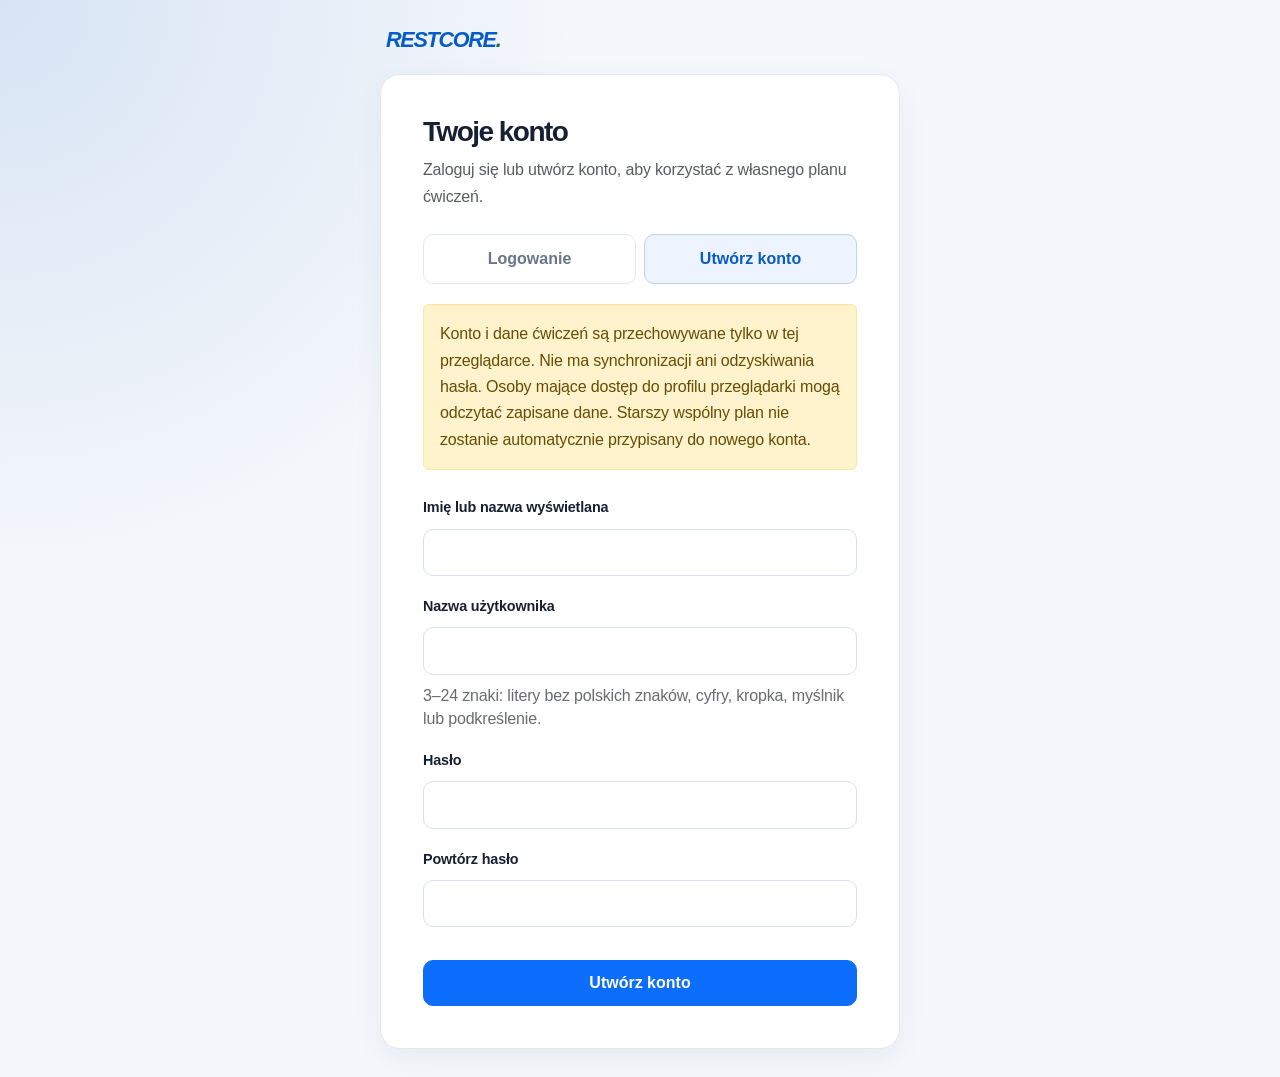
<file: index.html>
<!DOCTYPE html>
<html lang="pl">
<head>
    <meta charset="UTF-8">
    <meta name="viewport" content="width=device-width, initial-scale=1.0">
    <meta http-equiv="refresh" content="0; url=html/index.html">
    <title>Restcore</title>
</head>
<body>
    <p>Przejdź do <a href="html/index.html">aplikacji Restcore</a>.</p>
</body>
</html>
</file>
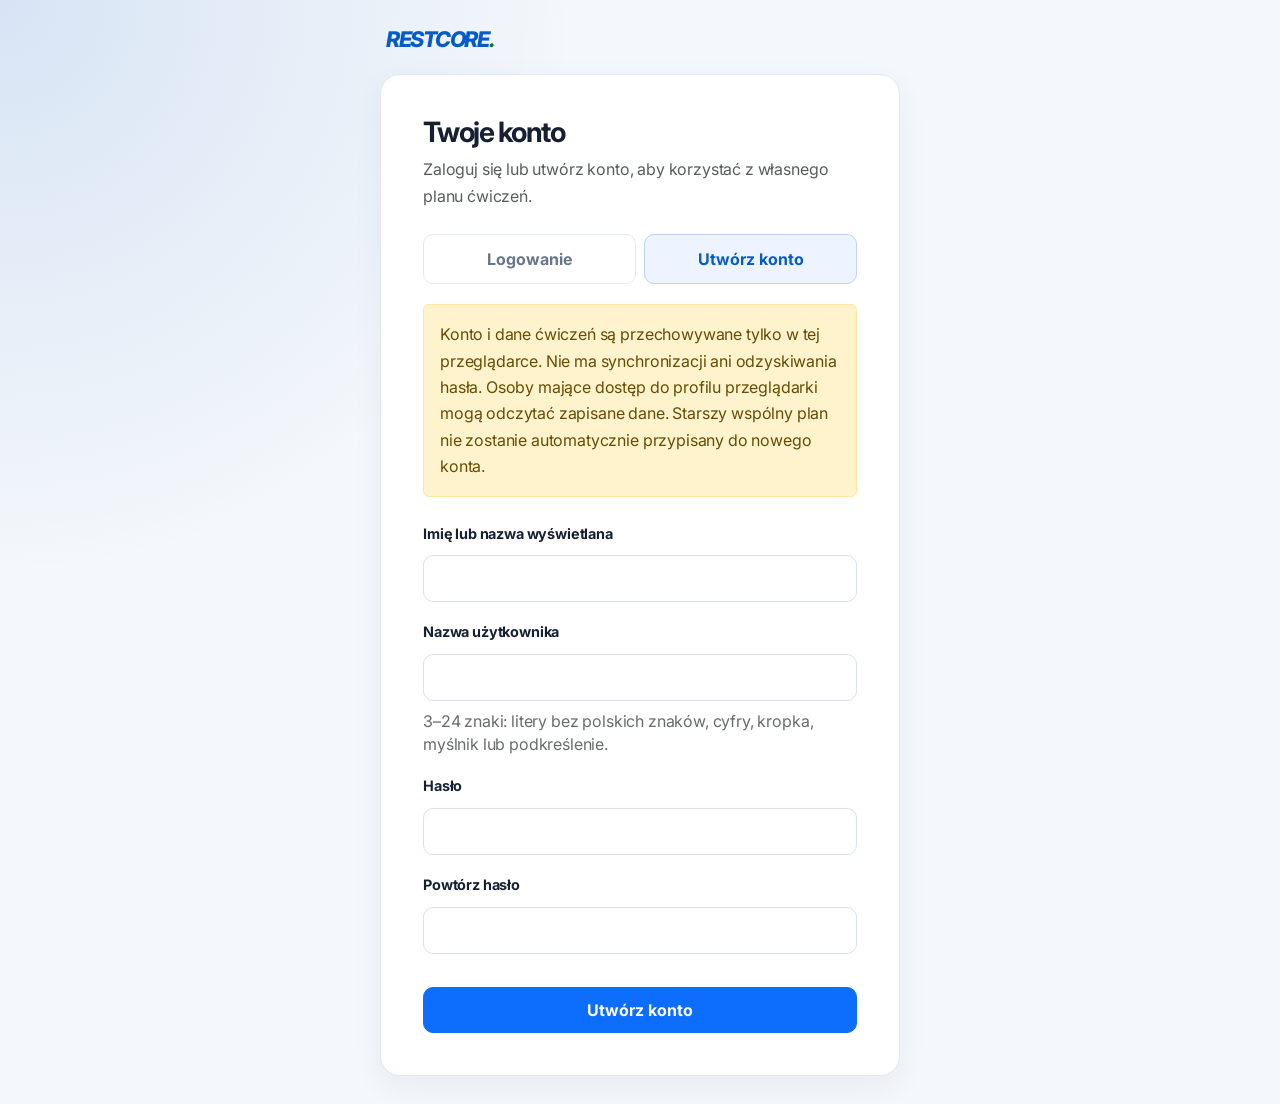
<file: html/index.html>
<!DOCTYPE html>
<html lang="pl">
<head>
    <meta charset="UTF-8">
    <meta name="viewport" content="width=device-width, initial-scale=1.0">
    <title>Restcore - Pulpit</title>
    <script src="../js/storage/local-storage.js"></script>
    <script src="../js/auth/auth.js"></script>
    <link href="https://cdn.jsdelivr.net/npm/bootstrap@5.3.2/dist/css/bootstrap.min.css" rel="stylesheet">
    <link rel="stylesheet" href="https://cdn.jsdelivr.net/npm/bootstrap-icons@1.11.1/font/bootstrap-icons.css">
    <link rel="stylesheet" href="../css/style.css">
</head>
<body class="dashboard-page">

<header class="app-topbar">
    <a class="topbar-brand" href="index.html">RESTCORE<span>.</span></a>
    <nav class="topbar-nav" aria-label="Nawigacja główna">
        <a class="active" href="index.html"><i class="bi bi-house-door" aria-hidden="true"></i> Pulpit</a>
        <a href="baza_cwiczen.html"><i class="bi bi-calendar-check" aria-hidden="true"></i> Baza ćwiczeń</a>
        <a href="postep.html"><i class="bi bi-graph-up-arrow" aria-hidden="true"></i> Postępy</a>
        <a href="kamera.html"><i class="bi bi-camera-video" aria-hidden="true"></i> Kamera</a>
        <a href="kontakt.html"><i class="bi bi-person-lines-fill" aria-hidden="true"></i> Kontakt</a>
    </nav>
</header>

<main id="main-wrapper">
    <header class="welcome-header">
        <div>
            <h1 class="fw-black m-0">WITAJ <span data-account-name></span>!</h1>
            <p class="text-muted" id="today-date"></p>
        </div>
    </header>

    <div class="dashboard-grid">
        <section>
            <h4 class="fw-bold mb-4">WIEDZA DLA CIEBIE</h4>
            
            <div class="article-card shadow-sm">
                <img src="../assets/images/article-office-ergonomics.jpg" class="article-img" alt="Stanowisko pracy z laptopem i biurkiem">
                <div class="article-body">
                    <span class="badge bg-warning text-dark mb-2">ARTYKUŁ</span>
                    <h4 class="fw-bold">Prawidłowa postawa przy biurku</h4>
                    <p class="text-muted small">Dowiedz się, jak ustawić fotel i monitor, aby uniknąć bólu lędźwi podczas pracy zdalnej.</p>
                    <a href="https://www.mayoclinic.org/healthy-lifestyle/adult-health/in-depth/office-ergonomics/art-20046169" target="_blank" rel="noopener noreferrer" class="text-primary fw-bold text-decoration-none">Czytaj dalej →</a>
                </div>
            </div>

            <div class="article-card shadow-sm">
                <img src="../assets/images/article-hydration.jpg" class="article-img" alt="Woda nalewana do szklanki">
                <div class="article-body">
                    <span class="badge bg-info mb-2">PORADA</span>
                    <h4 class="fw-bold">Rola nawodnienia w regeneracji</h4>
                    <p class="text-muted small">Woda to smar dla Twoich stawów. Sprawdź, ile powinieneś pić w trakcie rehabilitacji.</p>
                    <a href="https://www.cdc.gov/healthy-weight-growth/water-healthy-drinks/index.html" target="_blank" rel="noopener noreferrer" class="text-primary fw-bold text-decoration-none">Czytaj dalej →</a>
                </div>
            </div>
        </section>

        <aside>
            <div class="schedule-box">
                <h5 class="fw-bold mb-3 text-center">NAJBLIŻSZE DNI</h5>
                <div id="upcoming-days"></div>
                <a class="Training-schedule" href="postep.html">ZAPLANUJ ĆWICZENIA</a>
            </div>
        </aside>
    </div>
</main>

<script src="../js/storage/schedule.js"></script>
<script src="../js/pages/dashboard.js"></script>

</body>
</html>
</file>
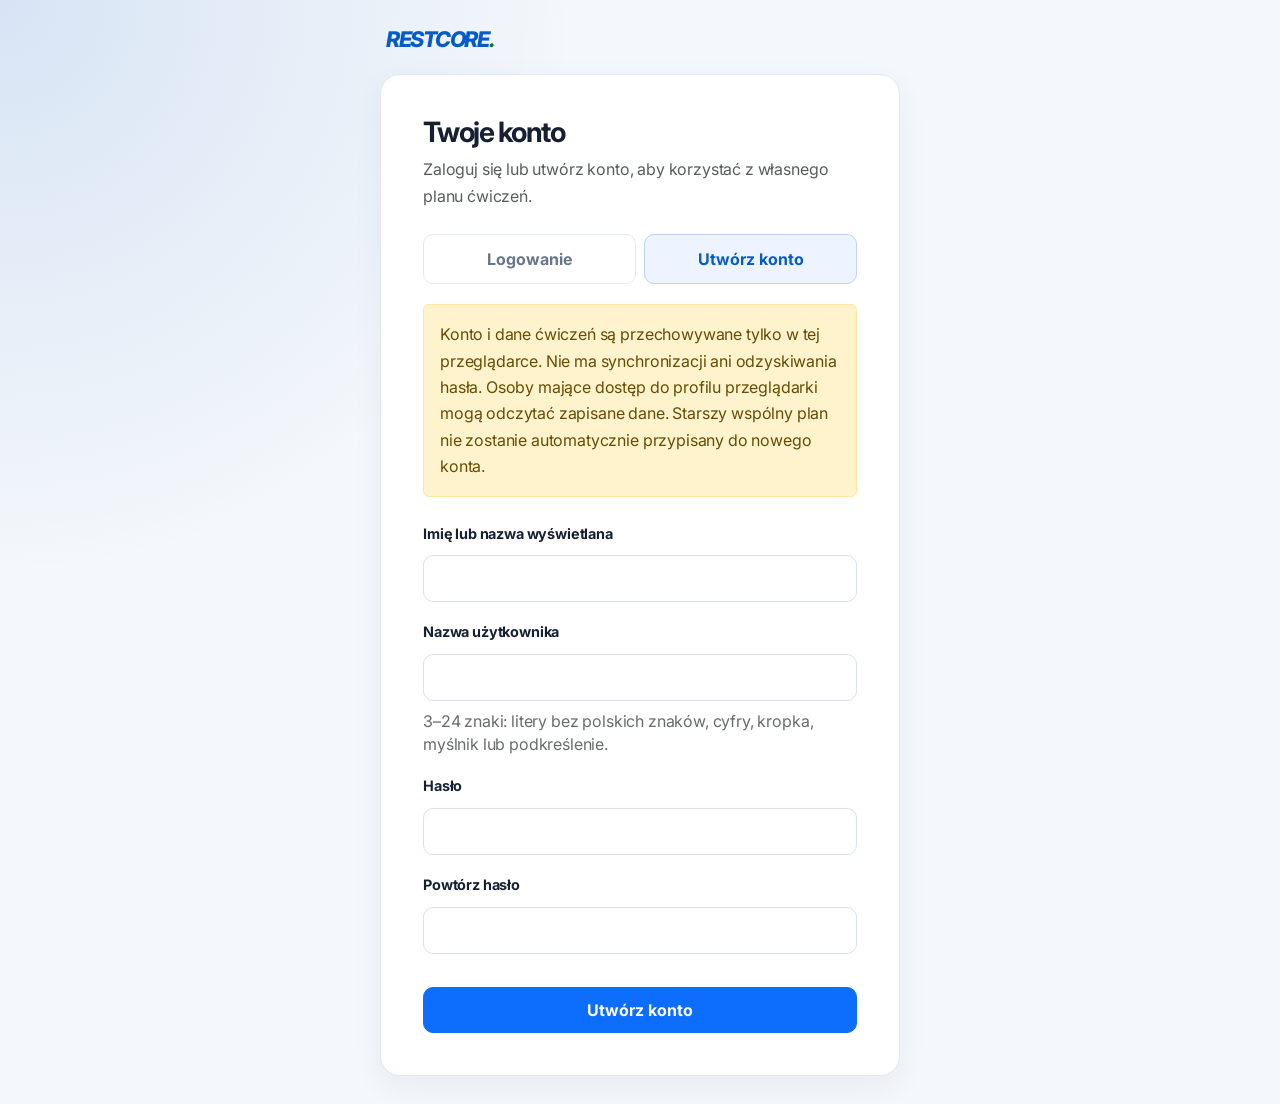
<file: html/baza_cwiczen.html>
<!DOCTYPE html>
<html lang="pl">
<head>
    <meta charset="UTF-8">
    <meta name="viewport" content="width=device-width, initial-scale=1.0">
    <title>Restcore - Baza Ćwiczeń</title>
    <script src="../js/storage/local-storage.js"></script>
    <script src="../js/auth/auth.js"></script>
    <link href="https://cdn.jsdelivr.net/npm/bootstrap@5.3.2/dist/css/bootstrap.min.css" rel="stylesheet">
    <link href="https://fonts.googleapis.com/css2?family=Inter:wght@400;500;700;900&display=swap" rel="stylesheet">
    <link rel="stylesheet" href="https://cdn.jsdelivr.net/npm/bootstrap-icons@1.11.1/font/bootstrap-icons.css">
    <link rel="stylesheet" href="../css/exercise-library.css">
    <link rel="stylesheet" href="../css/style.css">
</head>
<body>

<header class="app-topbar">
    <a class="topbar-brand" href="index.html">RESTCORE<span>.</span></a>
    <nav class="topbar-nav" aria-label="Nawigacja główna">
        <a href="index.html"><i class="bi bi-house-door" aria-hidden="true"></i> Pulpit</a>
        <a class="active" href="baza_cwiczen.html"><i class="bi bi-calendar-check" aria-hidden="true"></i> Baza ćwiczeń</a>
        <a href="postep.html"><i class="bi bi-graph-up-arrow" aria-hidden="true"></i> Postępy</a>
        <a href="kamera.html"><i class="bi bi-camera-video" aria-hidden="true"></i> Kamera</a>
        <a href="kontakt.html"><i class="bi bi-person-lines-fill" aria-hidden="true"></i> Kontakt</a>
    </nav>
</header>



<main id="main-wrapper">
    <header class="header-section">
        <h1 class="fw-bold">TWOJA BAZA ĆWICZEŃ</h1>
        <p class="text-muted">Kliknij kategorię, aby przefiltrować zestawienia.</p>
    </header>

    <div class="library-tabs" aria-label="Widok bazy ćwiczeń">
        <button class="library-tab active" data-view="exercises" type="button">Ćwiczenia</button>
        <button class="library-tab" data-view="series" type="button">Serie treningowe</button>
    </div>

    <div class="filter-container" id="exerciseFilters">
        <button class="btn-filter active" data-category="all">Wszystkie</button>
        <button class="btn-filter" data-category="plecy">Kręgosłup</button>
        <button class="btn-filter" data-category="kolana">Kolana/Nogi</button>
        <button class="btn-filter" data-category="barki">Barki</button>
        <button class="btn-filter" data-category="rece">Ręce</button>
        <button class="btn-filter" data-category="klatka">Klatka / Górna część</button>
    </div>

    <div class="exercise-grid" id="exerciseGrid"></div>
</main>

<script src="../js/storage/schedule.js"></script>
<script src="../js/data/exercise-catalog.js"></script>
<script src="../js/pages/exercise-library.js"></script>

</body>
</html>
</file>
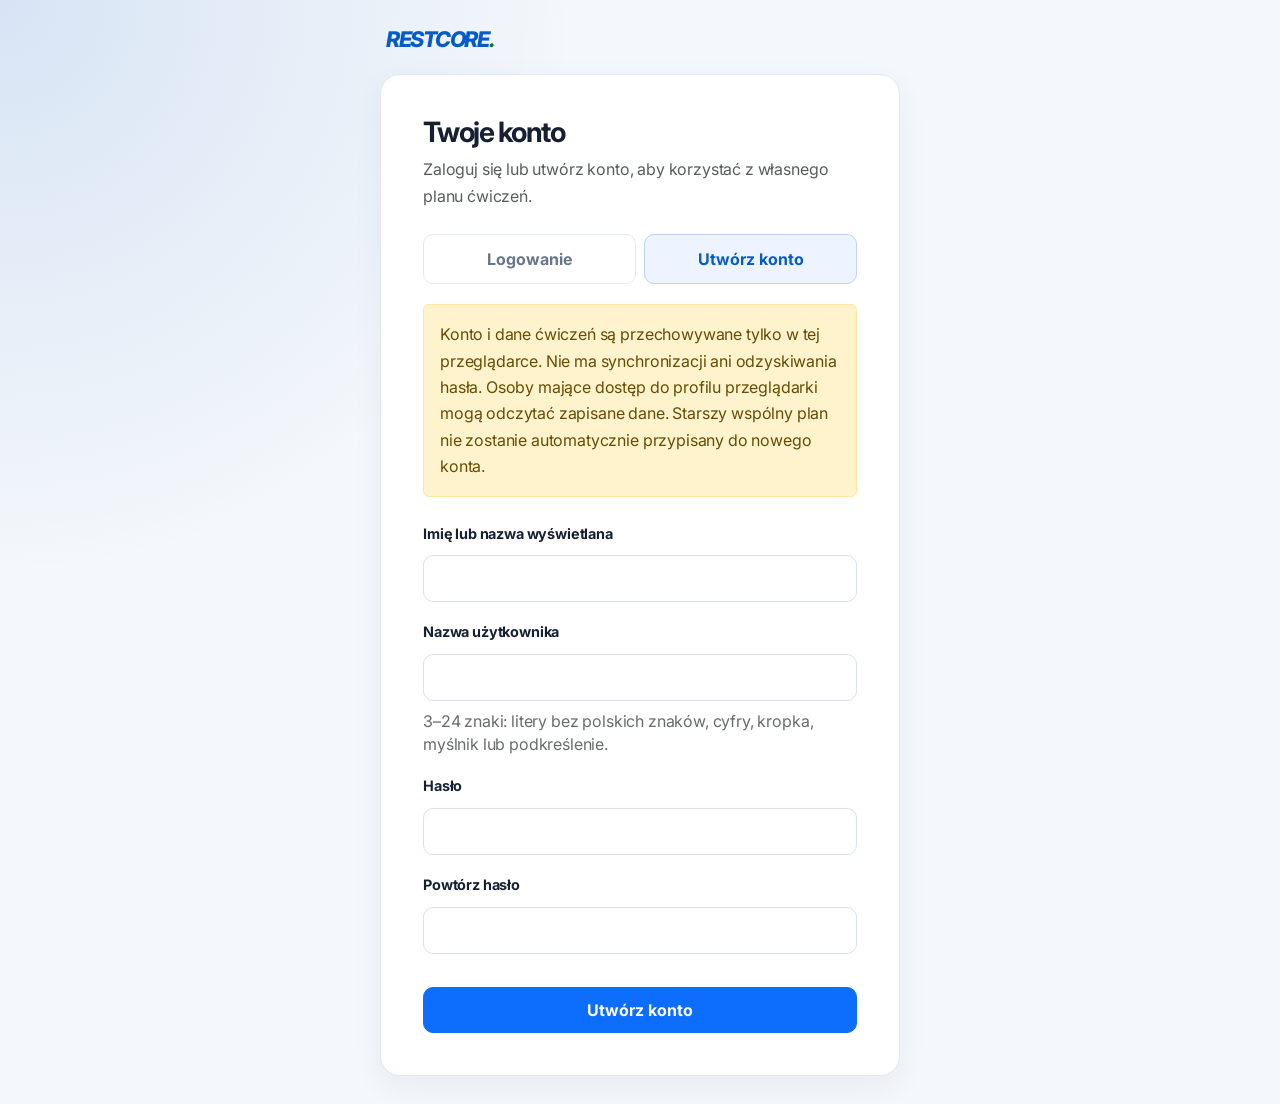
<file: html/kontakt.html>
<!DOCTYPE html>
<html lang="pl">
<head>
    <meta charset="UTF-8">
    <meta name="viewport" content="width=device-width, initial-scale=1.0">
    <title>Restcore - Kontakt z Lekarzem</title>
    <script src="../js/storage/local-storage.js"></script>
    <script src="../js/auth/auth.js"></script>
    <link href="https://cdn.jsdelivr.net/npm/bootstrap@5.3.2/dist/css/bootstrap.min.css" rel="stylesheet">
    <link href="https://fonts.googleapis.com/css2?family=Inter:wght@400;500;700;900&display=swap" rel="stylesheet">
    <link rel="stylesheet" href="https://cdn.jsdelivr.net/npm/bootstrap-icons@1.11.1/font/bootstrap-icons.css">
    <link rel="stylesheet" href="../css/contact.css">
    <link rel="stylesheet" href="../css/style.css">
</head>
<body>

<header class="app-topbar">
    <a class="topbar-brand" href="index.html">RESTCORE<span>.</span></a>
    <nav class="topbar-nav" aria-label="Nawigacja główna">
        <a href="index.html"><i class="bi bi-house-door" aria-hidden="true"></i> Pulpit</a>
        <a href="baza_cwiczen.html"><i class="bi bi-calendar-check" aria-hidden="true"></i> Baza ćwiczeń</a>
        <a href="postep.html"><i class="bi bi-graph-up-arrow" aria-hidden="true"></i> Postępy</a>
        <a href="kamera.html"><i class="bi bi-camera-video" aria-hidden="true"></i> Kamera</a>
        <a class="active" href="kontakt.html"><i class="bi bi-person-lines-fill" aria-hidden="true"></i> Kontakt</a>
    </nav>
</header>


<main id="main-wrapper">
    <div class="alert alert-warning" role="status">
        <strong>Wersja demonstracyjna.</strong> Dane specjalistów są przykładowe. Rezerwacje i wiadomości nie są obsługiwane.
    </div>
    <div class="row">
        <div class="col-lg-6">
            <h3 class="fw-bold mb-4">TWOI SPECJALIŚCI</h3>
            
            <div class="doctor-card">
                <img src="https://i.pravatar.cc/150?u=doc1" class="doctor-avatar">
                <div class="flex-grow-1">
                    <span class="badge-status">DEMO</span>
                    <h5 class="fw-bold m-0">dr n. med. Jan Kowalski</h5>
                    <p class="small text-muted mb-2">Fizjoterapeuta sportowy</p>
                    <button class="btn btn-sm btn-outline-primary fw-bold" disabled>UMÓW WIZYTĘ</button>
                </div>
            </div>

            <div class="doctor-card">
                <img src="https://i.pravatar.cc/150?u=doc2" class="doctor-avatar">
                <div class="flex-grow-1">
                    <span class="badge bg-secondary text-white">DEMO</span>
                    <h5 class="fw-bold m-0">mgr Anna Nowak</h5>
                    <p class="small text-muted mb-2">Specjalista rehabilitacji kręgosłupa</p>
                    <button class="btn btn-sm btn-outline-primary fw-bold" disabled>WYŚLIJ WIADOMOŚĆ</button>
                </div>
            </div>
        </div>

        <div class="col-lg-6">
            <h3 class="fw-bold mb-4">SZYBKA KONSULTACJA</h3>
            <div class="contact-form">
                <p class="small text-muted mb-4">Formularz jest nieaktywny w wersji demonstracyjnej.</p>
                <form>
                    <input type="text" class="form-control" placeholder="Temat wiadomości" disabled>
                    <select class="form-control" disabled>
                        <option>Wybierz lekarza...</option>
                        <option>dr n. med. Jan Kowalski</option>
                        <option>mgr Anna Nowak</option>
                    </select>
                    <textarea class="form-control" rows="4" placeholder="Opisz swój problem lub wątpliwość..." disabled></textarea>
                    <button type="submit" class="btn-submit" disabled>WYŚLIJ WIADOMOŚĆ</button>
                </form>
            </div>
        </div>
    </div>
</main>



</body>
</html>
</file>
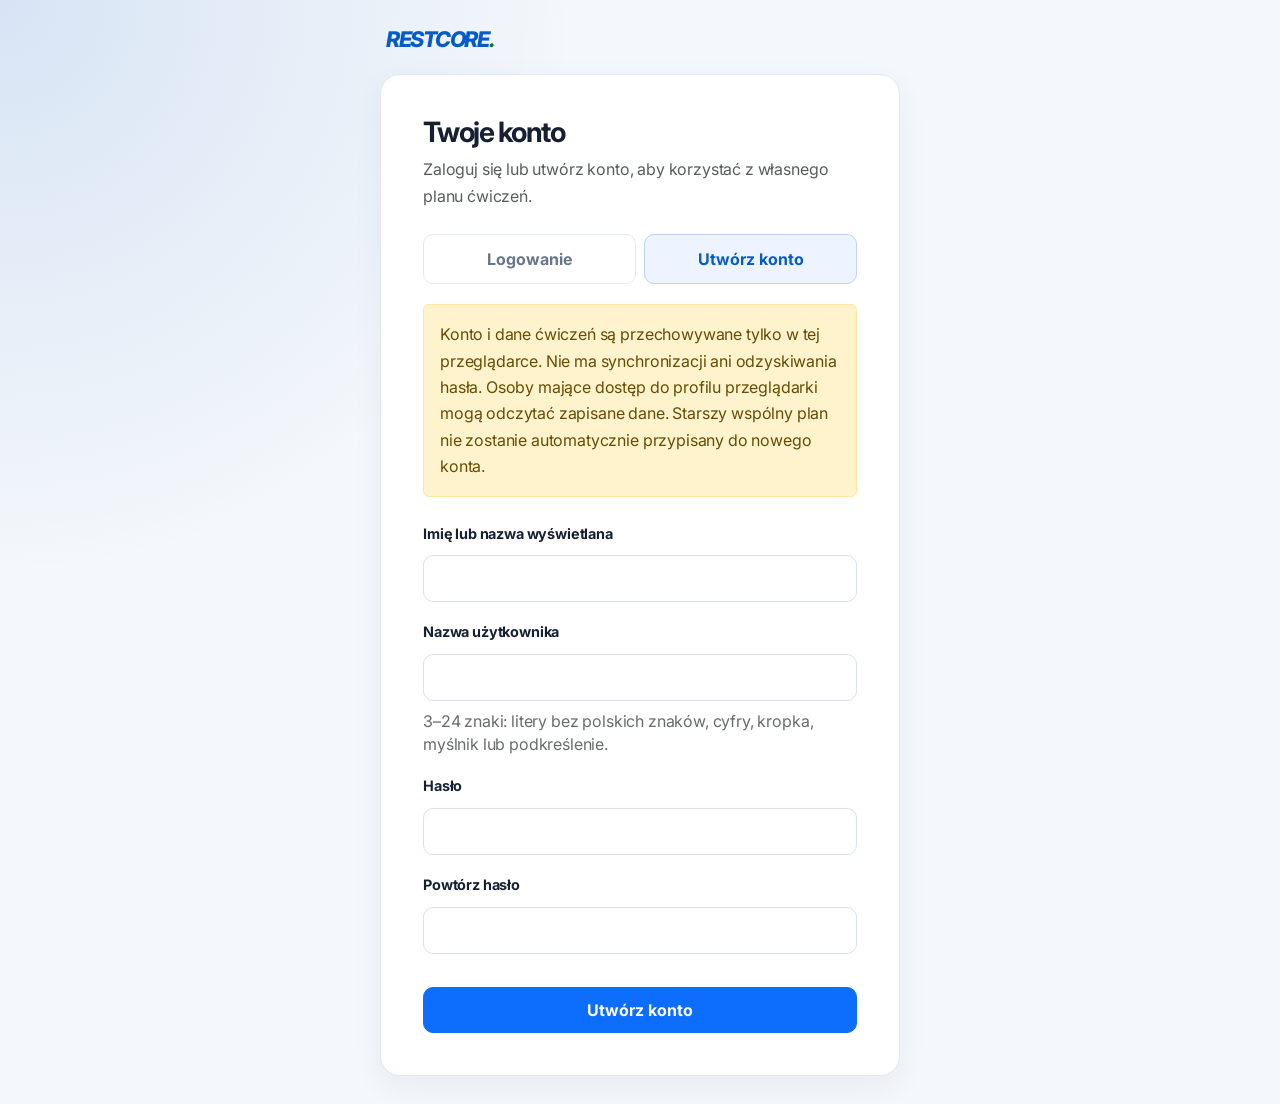
<file: html/konto.html>
<!DOCTYPE html>
<html lang="pl">
<head>
    <meta charset="UTF-8">
    <meta name="viewport" content="width=device-width, initial-scale=1.0">
    <title>Restcore - konto lokalne</title>
    <link href="https://cdn.jsdelivr.net/npm/bootstrap@5.3.2/dist/css/bootstrap.min.css" rel="stylesheet">
    <link href="https://fonts.googleapis.com/css2?family=Inter:wght@400;500;700;900&display=swap" rel="stylesheet">
    <link rel="stylesheet" href="https://cdn.jsdelivr.net/npm/bootstrap-icons@1.11.1/font/bootstrap-icons.css">
    <script src="../js/storage/local-storage.js"></script>
    <script src="../js/auth/auth.js"></script>
    <link rel="stylesheet" href="../css/style.css">
</head>
<body class="account-page">
<main class="account-shell">
    <a class="topbar-brand account-brand" href="index.html">RESTCORE<span>.</span></a>
    <section class="account-card">
        <h1 class="h3 fw-bold mb-2">Twoje konto</h1>
        <p class="text-muted mb-4">Zaloguj się lub utwórz konto, aby korzystać z własnego planu ćwiczeń.</p>

        <div class="account-tabs" role="tablist" aria-label="Logowanie lub rejestracja">
            <button class="account-tab active" id="login-tab" type="button" role="tab" aria-selected="true" aria-controls="login-panel">Logowanie</button>
            <button class="account-tab" id="register-tab" type="button" role="tab" aria-selected="false" aria-controls="register-panel">Utwórz konto</button>
        </div>

        <div id="account-status" class="alert d-none" role="alert"></div>
        <div id="storage-warning" class="alert alert-warning" role="status">
            Konto i dane ćwiczeń są przechowywane tylko w tej przeglądarce. Nie ma synchronizacji ani odzyskiwania hasła. Osoby mające dostęp do profilu przeglądarki mogą odczytać zapisane dane. Starszy wspólny plan nie zostanie automatycznie przypisany do nowego konta.
        </div>

        <form id="login-panel" class="account-form" role="tabpanel" aria-labelledby="login-tab">
            <label for="login-username">Nazwa użytkownika</label>
            <input id="login-username" name="username" autocomplete="username" required maxlength="24">
            <label for="login-password">Hasło</label>
            <input id="login-password" name="password" type="password" autocomplete="current-password" required>
            <button class="btn btn-primary w-100 mt-4" type="submit">Zaloguj się</button>
        </form>

        <form id="register-panel" class="account-form d-none" role="tabpanel" aria-labelledby="register-tab">
            <label for="register-name">Imię lub nazwa wyświetlana</label>
            <input id="register-name" name="displayName" autocomplete="name" required minlength="2" maxlength="40">
            <label for="register-username">Nazwa użytkownika</label>
            <input id="register-username" name="username" autocomplete="username" required minlength="3" maxlength="24" pattern="[A-Za-z0-9._\x2d]+" aria-describedby="username-help">
            <small id="username-help" class="text-muted">3–24 znaki: litery bez polskich znaków, cyfry, kropka, myślnik lub podkreślenie.</small>
            <label for="register-password">Hasło</label>
            <input id="register-password" name="password" type="password" autocomplete="new-password" required minlength="8">
            <label for="register-confirm-password">Powtórz hasło</label>
            <input id="register-confirm-password" name="confirmPassword" type="password" autocomplete="new-password" required minlength="8">
            <button class="btn btn-primary w-100 mt-4" type="submit">Utwórz konto</button>
        </form>
    </section>
</main>
<script src="../js/pages/account.js"></script>
</body>
</html>
</file>
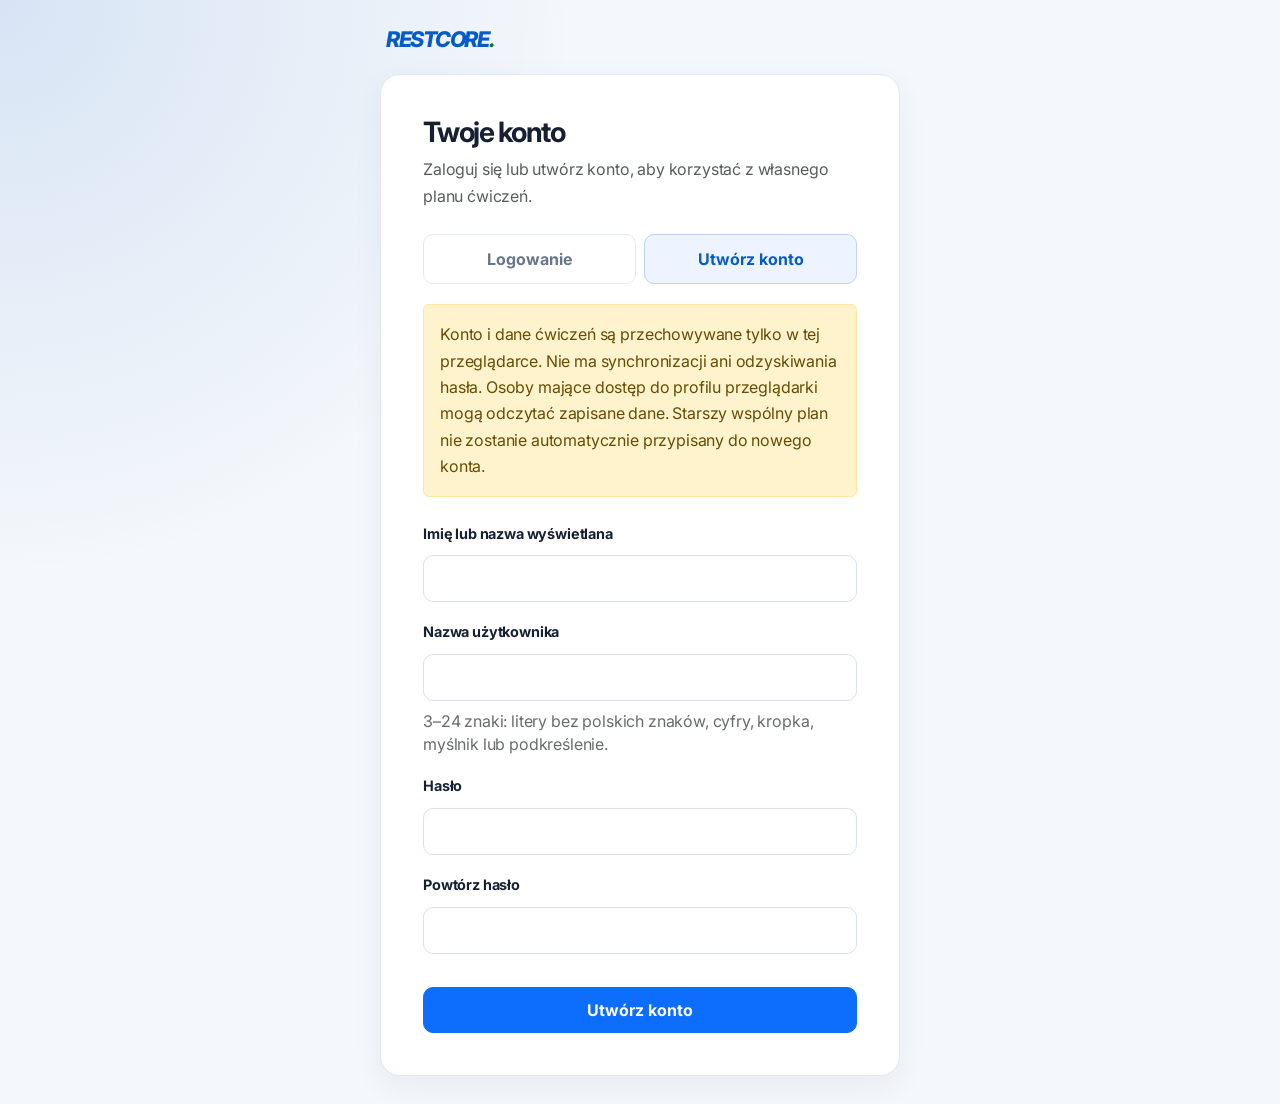
<file: html/postep.html>
<!DOCTYPE html>
<html lang="pl">
<head>
    <meta charset="UTF-8">
    <meta name="viewport" content="width=device-width, initial-scale=1.0">
    <title>Restcore - Postępy</title>
    <script src="../js/storage/local-storage.js"></script>
    <script src="../js/auth/auth.js"></script>
    <link href="https://cdn.jsdelivr.net/npm/bootstrap@5.3.2/dist/css/bootstrap.min.css" rel="stylesheet">
    <link href="https://fonts.googleapis.com/css2?family=Inter:wght@400;500;700;900&display=swap" rel="stylesheet">
    <link rel="stylesheet" href="https://cdn.jsdelivr.net/npm/bootstrap-icons@1.11.1/font/bootstrap-icons.css">
    <link rel="stylesheet" href="../css/style.css">
</head>
<body>

<header class="app-topbar">
    <a class="topbar-brand" href="index.html">RESTCORE<span>.</span></a>
    <nav class="topbar-nav" aria-label="Nawigacja główna">
        <a href="index.html"><i class="bi bi-house-door" aria-hidden="true"></i> Pulpit</a>
        <a href="baza_cwiczen.html"><i class="bi bi-calendar-check" aria-hidden="true"></i> Baza ćwiczeń</a>
        <a class="active" href="postep.html"><i class="bi bi-graph-up-arrow" aria-hidden="true"></i> Postępy</a>
        <a href="kamera.html"><i class="bi bi-camera-video" aria-hidden="true"></i> Kamera</a>
        <a href="kontakt.html"><i class="bi bi-person-lines-fill" aria-hidden="true"></i> Kontakt</a>
    </nav>
</header>



<main id="main-wrapper">
    <header class="mb-4">
        <h1 class="fw-bold">MOJE POSTĘPY</h1>
    </header>

    <div class="stat-card shadow-sm mb-4">
        <div class="week-navigation">
            <button class="btn btn-outline-secondary" id="previous-week" aria-label="Poprzedni tydzień">‹</button>
            <h5 class="fw-bold mb-0 text-center" id="week-label"></h5>
            <button class="btn btn-outline-secondary" id="next-week" aria-label="Następny tydzień">›</button>
        </div>
        <p class="small text-muted mb-2">Zaznacz pole „Usuń” przy każdym dniu, z którego chcesz skasować ćwiczenia.</p>
        <div class="week-days" id="week-days"></div>
        <p class="selected-days-status small text-muted mb-2" id="selected-days-status" aria-live="polite">Nie zaznaczono dni do usunięcia.</p>
        <h4 class="fw-bold" id="selected-day-label"></h4>
        <p class="text-muted small">Dodaj ćwiczenia własne lub wybierz pozycję z Bazy ćwiczeń, aby zaplanować je na wybrany dzień lub na kilka kolejnych dni.</p>
    </div>

    <div class="row g-4">
        <div class="col-lg-4 text-center">
            <div class="stat-card shadow-sm">
                <h5 class="fw-bold mb-4">CEL NA WYBRANY DZIEŃ</h5>
                <div class="progress-circle" id="progress-circle-bg">
                    <div class="progress-inner" id="progress-text">0%</div>
                </div>
                <h3 id="progress-stats" class="fw-bold mt-4 mb-0">0 / 0</h3>
                <p class="text-muted small fw-bold">ĆWICZEŃ WYKONANYCH</p>
            </div>
        </div>
        <div class="col-lg-8">
            <div class="stat-card shadow-sm">
                <h5 class="fw-bold mb-3">ĆWICZENIA W PLANIE</h5>
                <div class="input-group plan-input-group mb-4">
                    <input type="text" id="exercise-input" class="form-control plan-entry" placeholder="Wpisz własne ćwiczenie...">
                    <button class="btn plan-add-button" id="add-btn" type="button" aria-label="Dodaj własne ćwiczenie">DODAJ</button>
                </div>
                <div class="input-group catalog-input-group mb-3">
                    <select id="catalog-exercise" class="form-select plan-entry" aria-label="Wybierz ćwiczenie z Bazy ćwiczeń">
                        <option value="">Wybierz ćwiczenie z Bazy ćwiczeń...</option>
                    </select>
                    <button class="btn plan-add-button" id="add-catalog-btn" type="button" aria-label="Dodaj ćwiczenie z Bazy ćwiczeń">DODAJ</button>
                </div>
                <div class="input-group series-input-group mb-3">
                    <select id="series-program" class="form-select plan-entry" aria-label="Wybierz serię treningową">
                        <option value="">Wybierz serię treningową...</option>
                    </select>
                    <button class="btn plan-add-button" id="add-series-btn" type="button" aria-label="Dodaj serię treningową">DODAJ</button>
                </div>
                <div class="input-group mb-3">
                    <label class="input-group-text" for="exercise-range">Dodaj na</label>
                    <select id="exercise-range" class="form-select plan-entry" aria-label="Zakres dodawania ćwiczenia">
                        <option value="1">tylko wybrany dzień</option>
                        <option value="7">następne 7 dni</option>
                        <option value="30">następne 30 dni</option>
                    </select>
                </div>
                <div class="d-flex justify-content-end mb-3">
                    <button class="btn clear-plan-button" id="clear-selected-days-btn" type="button" aria-label="Usuń wszystkie ćwiczenia z zaznaczonych dni" disabled>USUŃ Z ZAZNACZONYCH DNI</button>
                </div>
                <div id="exercise-feedback" class="small mb-3" role="status" aria-live="polite" hidden></div>
                <div id="exercise-list"></div>
            </div>
        </div>
    </div>
</main>

<script src="../js/storage/schedule.js"></script>
<script src="../js/data/exercise-catalog.js"></script>
<script src="../js/pages/progress.js"></script>

</body>
</html>
</file>
<file: css/style.css>
:root {
    --brand-green: #087443;
    --brand-blue: #075bc7;
    --brand-white: #ffffff;
    --text-dark: #075bc7;
    --sidebar-width: 280px;
    --sidebar-dark: #ffffff;
    --chat-dark-blue: #075bc7;
    --chat-gray-bg: #f2f5f9;
    --page-bg: #f4f7fb;
    --ink: #172033;
    --muted: #68758a;
    --line: #e3e9f2;
    --card-shadow: 0 10px 30px rgba(30, 55, 90, 0.06);
    --topbar-height: 76px;
    --heading-letter: -0.055em;
    --body-line-height: 1.65;
}

* { box-sizing: border-box; }

html { scroll-behavior: smooth; }

body {
    background: var(--page-bg) !important;
    color: var(--ink);
    margin: 0;
    min-height: 100vh;
    font-family: 'Inter', 'Segoe UI', sans-serif;
    line-height: var(--body-line-height);
    letter-spacing: -0.01em;
    overflow-x: hidden;
}

button,
input,
select,
textarea,
label,
small,
span,
p,
a {
    font: inherit;
}

h1,
h2,
h3,
h4,
h5,
h6,
.topbar-brand,
.exercise-title,
.article-body h4,
.schedule-box h5,
.account-card h1,
#main-wrapper h1,
#main-wrapper h2,
#main-wrapper h3,
#main-wrapper h4,
#main-wrapper h5 {
    letter-spacing: var(--heading-letter);
    line-height: 1.1;
}

h1,
h2,
h3,
h4,
h5,
h6 {
    margin-top: 0;
    margin-bottom: 0.65em;
    font-weight: 800;
}

p,
li,
small,
label,
input,
select,
textarea {
    line-height: 1.7;
}

.app-topbar {
    position: fixed;
    inset: 0 0 auto;
    z-index: 2100;
    height: var(--topbar-height);
    padding: 0 30px;
    display: flex;
    align-items: center;
    gap: 38px;
    background: #fff;
    border-bottom: 1px solid var(--line);
    box-shadow: 0 2px 12px rgba(30, 55, 90, 0.03);
}

.topbar-brand {
    color: var(--brand-blue);
    font-weight: 800;
    font-size: 1.35rem;
    font-style: italic;
    letter-spacing: -0.06em;
    text-decoration: none;
    white-space: nowrap;
}

.topbar-nav {
    display: flex;
    align-items: stretch;
    height: 100%;
    gap: 22px;
    min-width: 0;
}

.topbar-nav a {
    position: relative;
    display: flex;
    align-items: center;
    gap: 7px;
    color: #526078;
    font-size: 0.9rem;
    font-weight: 500;
    text-decoration: none;
    white-space: nowrap;
}

.topbar-nav a:hover,
.topbar-nav a.active { color: var(--brand-blue); }

.topbar-nav a.active::after {
    position: absolute;
    right: 0;
    bottom: 0;
    left: 0;
    height: 3px;
    background: var(--brand-blue);
    border-radius: 3px 3px 0 0;
    content: "";
}

.topbar-nav i { font-size: 1rem; }

.topbar-account {
    display: flex;
    align-items: center;
    gap: 10px;
    margin-left: auto;
}

.topbar-account-name {
    max-width: 140px;
    overflow: hidden;
    color: var(--ink);
    font-size: 0.88rem;
    font-weight: 600;
    text-overflow: ellipsis;
    white-space: nowrap;
}

.topbar-logout {
    padding: 8px 12px;
    border: 1px solid var(--line);
    border-radius: 10px;
    background: #fff;
    color: var(--brand-blue);
    font-size: 0.85rem;
    font-weight: 700;
}

.topbar-logout:hover { background: #edf4ff; }

#sidebar, #toggleSidebar { display: none !important; }

#main-wrapper {
    width: auto;
    max-width: 1600px !important;
    min-height: calc(100vh - var(--topbar-height));
    padding: 42px 48px !important;
    margin: var(--topbar-height) auto 0 !important;
    transition: none;
}

#main-wrapper > header {
    margin-bottom: 1.75rem;
}

#main-wrapper h1,
#main-wrapper h2,
#main-wrapper h3,
#main-wrapper h4,
#main-wrapper h5 {
    color: var(--ink);
    letter-spacing: var(--heading-letter);
}

.badge,
.badge-status {
    display: inline-flex;
    align-items: center;
    justify-content: center;
    padding: 0.38rem 0.7rem;
    border-radius: 999px;
    letter-spacing: 0.08em;
    font-size: 0.68rem;
    font-weight: 800;
    text-transform: uppercase;
}

#main-wrapper h1[style],
#main-wrapper h2[style],
#main-wrapper h3[style],
#main-wrapper h4[style],
#main-wrapper h5[style] { color: var(--ink) !important; }

.welcome-header {
    display: flex;
    align-items: center;
    justify-content: space-between;
    margin-bottom: 38px;
}

.welcome-header h1 {
    color: var(--ink) !important;
    font-size: clamp(2rem, 3vw, 2.8rem);
    letter-spacing: -0.055em;
    text-transform: uppercase;
}

.welcome-header p {
    margin: 8px 0 0;
    color: var(--muted);
    font-size: 1rem;
}

.dashboard-grid {
    display: grid;
    grid-template-columns: minmax(0, 1.45fr) minmax(320px, 0.9fr);
    gap: 30px;
}

.dashboard-grid section > h4 {
    margin-bottom: 18px !important;
    font-size: 1.25rem;
    letter-spacing: -0.025em;
}

.article-card,
.schedule-box,
.stat-card,
.doctor-card,
.contact-form,
.exercise-card {
    background: #fff !important;
    border: 1px solid var(--line) !important;
    border-radius: 18px !important;
    box-shadow: var(--card-shadow);
}

.article-card {
    display: flex;
    flex-direction: column;
    overflow: hidden;
    margin-bottom: 22px;
    transition: transform 0.2s ease, box-shadow 0.2s ease;
}

.article-card:hover {
    transform: translateY(-3px);
    box-shadow: 0 16px 38px rgba(30, 55, 90, 0.1);
}

.article-img {
    width: 100%;
    height: 220px;
    min-height: 0;
    object-fit: cover;
}

.article-body {
    display: flex;
    flex: 1;
    flex-direction: column;
    align-items: flex-start;
    padding: 25px;
}

.article-body h4 {
    color: var(--brand-green) !important;
    font-size: 1.36rem;
    letter-spacing: -0.05em;
}

.article-body p {
    color: var(--muted) !important;
    line-height: 1.7;
}
.article-body a {
    margin-top: auto;
    color: var(--brand-blue) !important;
    font-weight: 700;
}

.btn-training {
    width: 100%;
    padding: 17px 20px;
    margin: 0 0 22px;
    border: 0;
    border-radius: 14px;
    background: var(--brand-blue);
    box-shadow: 0 8px 18px rgba(7, 91, 199, 0.18);
    color: white;
    font-size: 1rem;
    font-weight: 700;
    transition: transform 0.2s ease, background 0.2s ease;
}

.btn-training:hover { transform: translateY(-2px); background: #064da9; }

.schedule-box { padding: 24px !important; }
.schedule-box h5 {
    margin-bottom: 18px !important;
    font-size: 1.05rem;
    letter-spacing: 0.08em;
    text-transform: uppercase;
}

.day-item {
    display: flex;
    align-items: center;
    gap: 13px;
    padding: 14px;
    margin-bottom: 10px;
    border: 1px solid var(--line);
    border-radius: 13px;
    background: #fff;
}

.day-item.completed { border-color: #cdebd9; background: #f2fbf6; }
.day-item .fw-bold { color: var(--ink); line-height: 1.45; }
.day-item .small { color: var(--muted) !important; }

.day-dot {
    width: 10px;
    height: 10px;
    flex: 0 0 10px;
    border-radius: 50%;
    background: var(--brand-green);
}

.Training-schedule {
    display: block;
    width: 100%;
    padding: 12px;
    margin-top: 10px;
    border: 1px solid #bfd3ef;
    border-radius: 11px;
    color: var(--brand-blue);
    font-weight: 700;
    text-align: center;
    text-decoration: none;
    transition: background 0.18s ease;
}

.Training-schedule:hover { background: #edf4ff; color: var(--brand-blue); }

.header-section {
    margin-bottom: 2rem;
}
.header-section h1 {
    font-size: clamp(1.9rem, 2.5vw, 2.6rem);
    letter-spacing: -0.06em;
    text-transform: uppercase;
}
.header-section p {
    color: var(--muted);
    margin-bottom: 0;
}

.library-tabs {
    display: inline-flex;
    gap: 10px;
    padding: 6px;
    margin-bottom: 1.25rem;
    border: 1px solid var(--line);
    border-radius: 12px;
    background: #fff;
    box-shadow: var(--card-shadow);
}

.library-tab {
    padding: 9px 16px;
    border: 0;
    border-radius: 9px;
    background: transparent;
    color: var(--muted);
    font-weight: 800;
    letter-spacing: 0.02em;
    cursor: pointer;
}

.library-tab.active {
    background: var(--brand-blue);
    color: #fff;
}

.filter-container {
    display: flex;
    gap: 10px;
    flex-wrap: wrap;
    margin-bottom: 1.8rem;
}

.btn-filter {
    padding: 9px 17px;
    border: 1px solid #d8e1ef;
    border-radius: 999px;
    background: #fff;
    color: #43516a;
    font-weight: 700;
    letter-spacing: 0.02em;
    cursor: pointer;
    transition: all 0.18s ease;
}

.btn-filter.active,
.btn-filter:hover {
    border-color: var(--brand-blue);
    background: var(--brand-blue);
    box-shadow: 0 5px 14px rgba(7, 91, 199, 0.14);
    color: #fff;
}

.exercise-grid { display: grid; grid-template-columns: repeat(auto-fill, minmax(260px, 1fr)); gap: 22px; }
.exercise-card { overflow: hidden; transition: transform 0.2s ease, box-shadow 0.2s ease; }
.exercise-card:hover { transform: translateY(-4px); box-shadow: 0 15px 34px rgba(30, 55, 90, 0.1); }
.exercise-card.hidden { display: none; }
.exercise-img { width: 100%; height: 190px; object-fit: cover; border: 0 !important; }
.exercise-body { display: flex; flex-direction: column; min-height: 205px; padding: 20px; }
.exercise-category { color: var(--brand-green); font-size: 0.75rem; font-weight: 800; text-transform: uppercase; }
.exercise-title {
    margin: 5px 0 9px;
    color: var(--ink) !important;
    font-size: 1.12rem;
    font-weight: 800;
    letter-spacing: -0.04em;
}
.exercise-body p {
    color: var(--muted) !important;
    line-height: 1.7;
}
.btn-play {
    width: 100%;
    padding: 11px;
    margin-top: auto;
    border: 0;
    border-radius: 10px;
    background: var(--brand-blue);
    color: white;
    font-weight: 800;
    letter-spacing: 0.04em;
}

.btn-play:hover { opacity: 0.9; }

.stat-card { height: 100%; padding: 26px !important; }
.week-navigation { display: flex; align-items: center; justify-content: space-between; gap: 12px; margin-bottom: 16px; }
.week-navigation button { border-color: #d8e1ef; color: var(--brand-blue); }
.week-days { display: grid; grid-template-columns: repeat(7, minmax(0, 1fr)); gap: 8px; margin-bottom: 22px; }
.week-day-cell { min-width: 0; }
.week-day-delete-choice { display: flex; min-height: 24px; align-items: center; justify-content: center; gap: 4px; margin-bottom: 4px; color: var(--muted); font-size: 0.65rem; line-height: 1; cursor: pointer; }
.week-day-delete-choice .form-check-input { float: none; width: 14px; height: 14px; margin: 0; cursor: pointer; }
.week-day-delete-choice .form-check-input:disabled { cursor: not-allowed; }
.week-day { display: block; width: 100%; padding: 10px 4px; border: 1px solid #d8e1ef; border-radius: 12px; background: #fff; color: var(--brand-blue); font-size: 0.8rem; }
.week-day.selected { border-color: var(--brand-blue); background: var(--brand-blue); color: #fff; }
.week-day:disabled { background: #f1f3f6; color: #a8b1bf; cursor: not-allowed; opacity: 0.75; }
.week-day .day-count { display: block; font-size: 0.7rem; opacity: 0.8; }
.selected-days-status { min-height: 1.5em; }
.clear-plan-button:disabled { cursor: not-allowed; opacity: 0.55; }
.progress-circle {
    display: flex;
    align-items: center;
    justify-content: center;
    width: 150px !important;
    height: 150px !important;
    margin: 0 auto;
    border-radius: 50%;
    background: var(--chat-gray-bg);
    transition: background 0.5s ease;
}
.progress-inner {
    display: flex;
    align-items: center;
    justify-content: center;
    width: 118px !important;
    height: 118px !important;
    border-radius: 50%;
    background: #fff;
    color: var(--brand-blue) !important;
    font-size: 1.4rem;
    font-weight: 900;
}
.exercise-item { border: 1px solid var(--line) !important; border-radius: 12px !important; }
.exercise-item.completed { opacity: 0.65; background: #f8fafc; }
.plan-input-group .plan-entry,
.catalog-input-group .plan-entry,
.series-input-group .plan-entry {
    min-width: 0;
    height: 44px;
    border: 1px solid #d8e1ef !important;
    border-radius: 11px 0 0 11px !important;
    background-color: #fff;
    color: var(--ink) !important;
    font-size: 0.95rem;
}
.plan-input-group .plan-entry::placeholder,
.catalog-input-group .plan-entry::placeholder,
.series-input-group .plan-entry::placeholder { color: var(--muted); opacity: 1; }
.catalog-input-group .plan-entry option,
.series-input-group .plan-entry option { background: #fff; color: var(--ink); }
.plan-input-group .plan-entry:disabled,
.catalog-input-group .plan-entry:disabled,
.series-input-group .plan-entry:disabled { background: #f1f3f6; color: var(--muted); }
.plan-input-group .plan-entry:focus,
.catalog-input-group .plan-entry:focus,
.series-input-group .plan-entry:focus {
    position: relative;
    z-index: 3;
    border-color: #80aee9 !important;
    color: var(--ink) !important;
}
.plan-input-group .plan-add-button,
.catalog-input-group .plan-add-button,
.series-input-group .plan-add-button {
    min-width: 84px;
    height: 44px;
    padding: 0 18px;
    border: 1px solid var(--brand-blue);
    border-radius: 0 11px 11px 0 !important;
    background: var(--brand-blue);
    color: #fff;
    font-size: 0.88rem;
    font-weight: 800;
    white-space: nowrap;
}
.plan-input-group .plan-add-button:hover,
.catalog-input-group .plan-add-button:hover,
.series-input-group .plan-add-button:hover {
    border-color: #064da9;
    background: #064da9;
    color: #fff;
}
.clear-plan-button {
    min-width: 180px;
    padding: 10px 16px;
    border: 1px solid #d94f4f;
    border-radius: 10px;
    background: rgba(217, 79, 79, 0.08);
    color: #b94545;
    font-size: 0.82rem;
    font-weight: 800;
    letter-spacing: 0.04em;
    transition: background 0.2s ease, transform 0.2s ease;
}
.clear-plan-button:hover {
    background: rgba(217, 79, 79, 0.14);
    transform: translateY(-1px);
}
#exercise-feedback[hidden] { display: none; }

.form-control,
.form-select,
input,
select,
textarea {
    border-color: #d8e1ef;
    border-radius: 10px;
}
.form-control:focus,
.form-select:focus,
input:focus,
select:focus,
textarea:focus {
    border-color: #80aee9;
    box-shadow: 0 0 0 3px rgba(7, 91, 199, 0.1);
}

.doctor-card { transition: transform 0.2s ease, box-shadow 0.2s ease; }
.doctor-card:hover { transform: translateY(-2px); box-shadow: var(--card-shadow); }
.doctor-avatar { border: 2px solid #dce9fb !important; }
.contact-form { border-style: solid !important; }
.btn-submit { border-radius: 10px !important; background: var(--brand-blue) !important; }

.account-page {
    display: grid;
    min-height: 100vh;
    place-items: center;
    padding: 28px 16px;
    background:
        radial-gradient(circle at top left, rgba(7, 91, 199, 0.12), transparent 36rem),
        var(--page-bg) !important;
}

.account-shell { width: min(100%, 520px); }
.account-brand { display: inline-block; margin: 0 0 22px 6px; }
.account-brand span { color: var(--brand-green); }
.account-card {
    padding: clamp(24px, 6vw, 42px);
    border: 1px solid var(--line);
    border-radius: 20px;
    background: #fff;
    box-shadow: var(--card-shadow);
}

.account-tabs { display: grid; grid-template-columns: 1fr 1fr; gap: 8px; margin-bottom: 20px; }
.account-tab {
    padding: 11px;
    border: 1px solid var(--line);
    border-radius: 10px;
    background: #fff;
    color: var(--muted);
    font-weight: 700;
}
.account-tab.active { border-color: #bfd3ef; background: #edf4ff; color: var(--brand-blue); }
.account-form { display: flex; flex-direction: column; gap: 9px; }
.account-form label {
    margin-top: 9px;
    color: var(--ink);
    font-size: 0.9rem;
    font-weight: 700;
}
.account-form input {
    width: 100%;
    min-height: 44px;
    padding: 9px 12px;
    border: 1px solid #d8e1ef;
}
.account-form small {
    line-height: 1.45;
    opacity: 0.9;
}
.account-form .btn { min-height: 46px; border-radius: 10px; font-weight: 700; }

#main-wrapper > header h1 { letter-spacing: -0.04em; }

@media (max-width: 1100px) {
    .app-topbar { gap: 20px; padding: 0 22px; }
    .topbar-nav { gap: 14px; overflow-x: auto; }
    .topbar-nav a { font-size: 0.82rem; }
    #main-wrapper { padding: 34px 28px !important; }
    .dashboard-grid { grid-template-columns: 1fr; gap: 22px; }
    .btn-training { margin-top: 0 !important; }
}

@media (max-width: 800px) {
    .app-topbar { height: 68px; padding: 0 14px; }
    .topbar-brand { font-size: 1.2rem; }
    .topbar-nav { flex: 1; gap: 16px; overflow-x: auto; }
    .topbar-nav a { font-size: 0.82rem; }
    .topbar-account { gap: 8px; }
    .topbar-account-name { max-width: 90px; }
    .topbar-logout { padding: 7px 9px; }
    #main-wrapper {
        min-height: calc(100vh - 68px);
        padding: 30px 22px !important;
        margin: 68px auto 0 !important;
    }
    .dashboard-grid { grid-template-columns: 1fr; }
    .btn-training { margin-top: 0 !important; }
    .session-controls { justify-content: center !important; }
}

@media (max-width: 680px) {
    :root { --topbar-height: 140px; }
    .app-topbar {
        height: var(--topbar-height);
        padding: 8px 12px 4px;
        flex-wrap: wrap;
        align-content: space-between;
        gap: 0;
    }
    .topbar-brand { order: 0; flex: 1 1 auto; height: 42px; }
    .topbar-account { order: 1; flex: 0 0 auto; height: 42px; }
    .topbar-nav {
        order: 2;
        flex: 0 0 100%;
        display: grid;
        grid-template-columns: repeat(3, minmax(0, 1fr));
        grid-auto-rows: 40px;
        height: 80px;
        gap: 0 4px;
        overflow: visible;
        scrollbar-width: auto;
    }
    .topbar-nav a {
        min-height: 40px;
        justify-content: center;
        gap: 4px;
        font-size: 0.76rem;
        white-space: nowrap;
    }
    .welcome-header { align-items: flex-start; gap: 12px; margin-bottom: 28px; }
    .welcome-header h1 { font-size: 1.8rem; }
    .welcome-header > .fs-2 { font-size: 1.35rem !important; white-space: nowrap; }
    #main-wrapper {
        padding: 24px 16px !important;
        margin: var(--topbar-height) auto 0 !important;
    }
    .article-img { height: 190px; }
    .article-body { padding: 20px; }
    .week-days { gap: 4px; }
    .week-day { padding: 8px 1px; font-size: 0.68rem; }
    .week-day .day-count { font-size: 0.58rem; }
    .session-controls { align-items: stretch !important; }
    .exercise-select, .finish-btn { width: 100%; }
    .ai-container { min-width: 100% !important; }
}

@media (max-width: 576px) {
    .week-day-delete-choice span { display: none; }
    .plan-input-group,
    .catalog-input-group,
    .series-input-group { display: flex; flex-wrap: wrap; gap: 8px; }
    .plan-input-group .form-control,
    .catalog-input-group .form-select,
    .series-input-group .form-select { width: 100%; flex: 1 0 100%; border-radius: 10px !important; }
    .plan-input-group .plan-add-button,
    .catalog-input-group .plan-add-button,
    .series-input-group .plan-add-button { width: 100%; border-radius: 10px !important; }
    .clear-plan-button { width: 100%; min-width: 0; }
}

@media (max-width: 680px) {
    html,
    body { width: 100%; min-width: 0; }

    .app-topbar {
        width: 100%;
        gap: 0;
        overflow: hidden;
    }

    .topbar-nav {
        width: 100%;
        min-width: 0;
        padding: 0 2px;
        scroll-padding-inline: 12px;
        scroll-snap-type: x proximity;
        -webkit-overflow-scrolling: touch;
    }

    .topbar-nav a {
        min-height: 44px;
        scroll-snap-align: start;
    }

    .topbar-account { gap: 6px; }
    .topbar-account-name { max-width: 76px; }
    .topbar-logout { min-height: 40px; }

    #main-wrapper {
        width: 100%;
        max-width: 100% !important;
        padding: 22px 16px !important;
    }

    #main-wrapper h1 { font-size: clamp(1.55rem, 7vw, 2rem); line-height: 1.15; }
    #main-wrapper h2 { font-size: clamp(1.35rem, 6vw, 1.8rem); }
    #main-wrapper h3 { font-size: clamp(1.2rem, 5vw, 1.55rem); }

    .stat-card,
    .schedule-box,
    .contact-form { padding: 20px !important; }

    .doctor-card {
        align-items: flex-start;
        gap: 14px;
        padding: 16px;
    }

    .doctor-card:hover { transform: none; }
    .doctor-avatar { width: 64px; height: 64px; flex: 0 0 64px; }
    .contact-form { overflow-wrap: anywhere; }

    .filter-container { gap: 8px; margin-bottom: 20px; }
    .btn-filter { min-height: 42px; padding: 8px 13px; }
    .exercise-grid { grid-template-columns: minmax(0, 1fr); }
    .exercise-body { min-height: 0; }
    .btn-play,
    .btn-training,
    .Training-schedule { min-height: 46px; }

    .week-days { gap: 4px; }
    .week-day { min-width: 0; min-height: 58px; }
    .week-day .day-count { overflow-wrap: anywhere; }
    .exercise-item { gap: 10px; padding: 12px !important; }
    .exercise-item > div { min-width: 0; }
    .exercise-item .fw-bold { overflow-wrap: anywhere; }
    .exercise-item button { min-height: 42px; flex: 0 0 auto; }

    .account-page { align-content: start; padding: 22px 14px; }
    .account-card { padding: 24px 18px; }
    .account-tabs { gap: 6px; }
    .account-tab { min-height: 46px; padding: 9px 6px; }
}

@media (max-width: 420px) {
    .topbar-brand { font-size: 1.08rem; }
    .topbar-account-name { max-width: 58px; font-size: 0.78rem; }
    .topbar-logout { padding: 6px 8px; font-size: 0.78rem; }
    .topbar-nav a { gap: 3px; font-size: 0.72rem; }

    #main-wrapper { padding-right: 12px !important; padding-left: 12px !important; }
    .stat-card,
    .schedule-box,
    .contact-form { padding: 16px !important; }
    .doctor-card { gap: 11px; padding: 13px; }
    .doctor-avatar { width: 54px; height: 54px; flex-basis: 54px; }
    .week-day { padding: 7px 0; font-size: 0.64rem; }
    .week-day .day-count { font-size: 0.56rem; }
    .account-card { padding: 22px 16px; }
}

#finish-workout:disabled {
    background: #8a929e;
    cursor: not-allowed;
    opacity: 0.75;
    transform: none;
}

@media (hover: none) {
    .article-card:hover,
    .exercise-card:hover,
    .doctor-card:hover,
    .btn-training:hover { transform: none; }
}
</file>
<file: css/exercise-library.css>
:root {
            --brand-yellow: #8DA47E;
            --brand-blue: #8DA47E;
            --brand-white: #FFFFFF;
            --text-dark: #FF8C42;
            --sidebar-width: 200px;
        }

        body {
            background: linear-gradient(180deg, rgba(64, 81, 214, 0.188) 0%, var(--brand-white) 500px);
            background-color: var(--brand-white);
            margin: 0;
            min-height: 100vh;
            font-family: 'Inter', 'Segoe UI', sans-serif;
        }

        
        /* --- LAYOUT --- */
        #main-wrapper {
            padding: 40px;
            max-width: 1300px;
            margin: 0 auto;
        }

        .header-section {
            margin-bottom: 30px;
        }

        /* --- FILTRY --- */
        .filter-container {
            display: flex;
            gap: 12px;
            margin-bottom: 40px;
            flex-wrap: wrap;
        }

        .btn-filter {
            background: var(--brand-white);
            border: 2px solid var(--brand-blue);
            color: var(--brand-blue);
            padding: 10px 25px;
            border-radius: 30px;
            font-weight: 700;
            transition: all 0.3s ease;
            cursor: pointer;
        }

        .btn-filter.active, .btn-filter:hover {
            background: var(--brand-blue);
            color: white;
            box-shadow: 0 4px 15px rgba(141, 164, 126, 0.3);
        }

        /* --- SIATKA ĆWICZEŃ --- */
        .exercise-grid {
            display: grid;
            grid-template-columns: repeat(auto-fill, minmax(300px, 1fr));
            gap: 30px;
        }

        .exercise-card {
            background: white;
            border: 3px solid var(--brand-blue);
            border-radius: 25px;
            overflow: hidden;
            transition: transform 0.3s ease, box-shadow 0.3s ease;
            display: flex;
            flex-direction: column;
            animation: fadeIn 0.5s ease forwards;
        }

        .exercise-card:hover {
            transform: translateY(-10px);
            box-shadow: 10px 10px 0 var(--text-dark);
        }

        .exercise-card.hidden {
            display: none;
        }

        .exercise-img {
            width: 100%;
            height: 200px;
            object-fit: cover;
            border-bottom: 3px solid var(--brand-blue);
        }

        .exercise-body {
            padding: 20px;
            display: flex;
            flex-direction: column;
            flex-grow: 1;
        }

        .exercise-category {
            font-size: 0.75rem;
            font-weight: 800;
            text-transform: uppercase;
            color: var(--text-dark);
            margin-bottom: 5px;
        }

        .exercise-title {
            font-weight: 900;
            color: var(--brand-blue);
            margin-bottom: 10px;
            font-size: 1.25rem;
        }

        .btn-play {
            background: var(--text-dark);
            color: white;
            border: none;
            width: 100%;
            padding: 12px;
            border-radius: 15px;
            font-weight: 900;
            margin-top: auto;
            transition: opacity 0.2s;
        }

        .btn-play:hover {
            opacity: 0.9;
        }

        @keyframes fadeIn {
            from { opacity: 0; transform: translateY(20px); }
            to { opacity: 1; transform: translateY(0); }
        }

        @media (max-width: 768px) {
            #main-wrapper { padding: 20px; }
            .exercise-grid { grid-template-columns: 1fr; }
        }
</file>
<file: css/contact.css>
:root {
            --brand-yellow: #8DA47E;
            --brand-blue: #8DA47E;
            --brand-white: #FFFFFF;
            --text-dark: #FF8C42;
            --sidebar-width: 200px;
        }

        body {
            background: linear-gradient(180deg, rgba(64, 81, 214, 0.188) 0%, var(--brand-white) 500px);
            background-color: var(--brand-white);
            margin: 0;
            min-height: 100vh;
            font-family: 'Inter', sans-serif;
        }


        #main-wrapper {
            padding: 40px;
            max-width: 1200px;
            margin: 0 auto;
        }

        /* --- KONTAKT FORM / DOCTOR CARDS --- */
        .doctor-card {
            background: white;
            border: 3px solid var(--brand-blue);
            border-radius: 20px;
            padding: 20px;
            margin-bottom: 20px;
            display: flex;
            align-items: center;
            gap: 20px;
            transition: 0.3s;
        }

        .doctor-card h5 {
            margin: 0.2rem 0 0.35rem;
            font-size: 1.15rem;
            letter-spacing: -0.04em;
        }

        .doctor-card p {
            margin-bottom: 0.8rem;
            line-height: 1.6;
        }

        .doctor-card:hover {
            transform: translateX(10px);
            box-shadow: 5px 5px 0 var(--text-dark);
        }

        .doctor-avatar {
            width: 80px;
            height: 80px;
            background: #eee;
            border-radius: 50%;
            object-fit: cover;
            border: 2px solid var(--brand-blue);
        }

        .contact-form {
            background: rgba(255, 255, 255, 0.7);
            border: 3px dashed var(--brand-blue);
            border-radius: 25px;
            padding: 30px;
        }

        .contact-form p {
            line-height: 1.7;
        }

        .form-control {
            border: 2px solid var(--brand-blue);
            border-radius: 12px;
            padding: 12px;
            margin-bottom: 15px;
        }

        .btn-submit {
            background: var(--brand-blue);
            color: white;
            border: none;
            padding: 12px 30px;
            border-radius: 15px;
            font-weight: 900;
            width: 100%;
        }

        .btn-submit:disabled {
            opacity: 0.65;
            cursor: not-allowed;
        }

        .badge-status {
            background: #28a745;
            color: white;
            padding: 5px 10px;
            border-radius: 10px;
            font-size: 0.7rem;
        }
</file>
